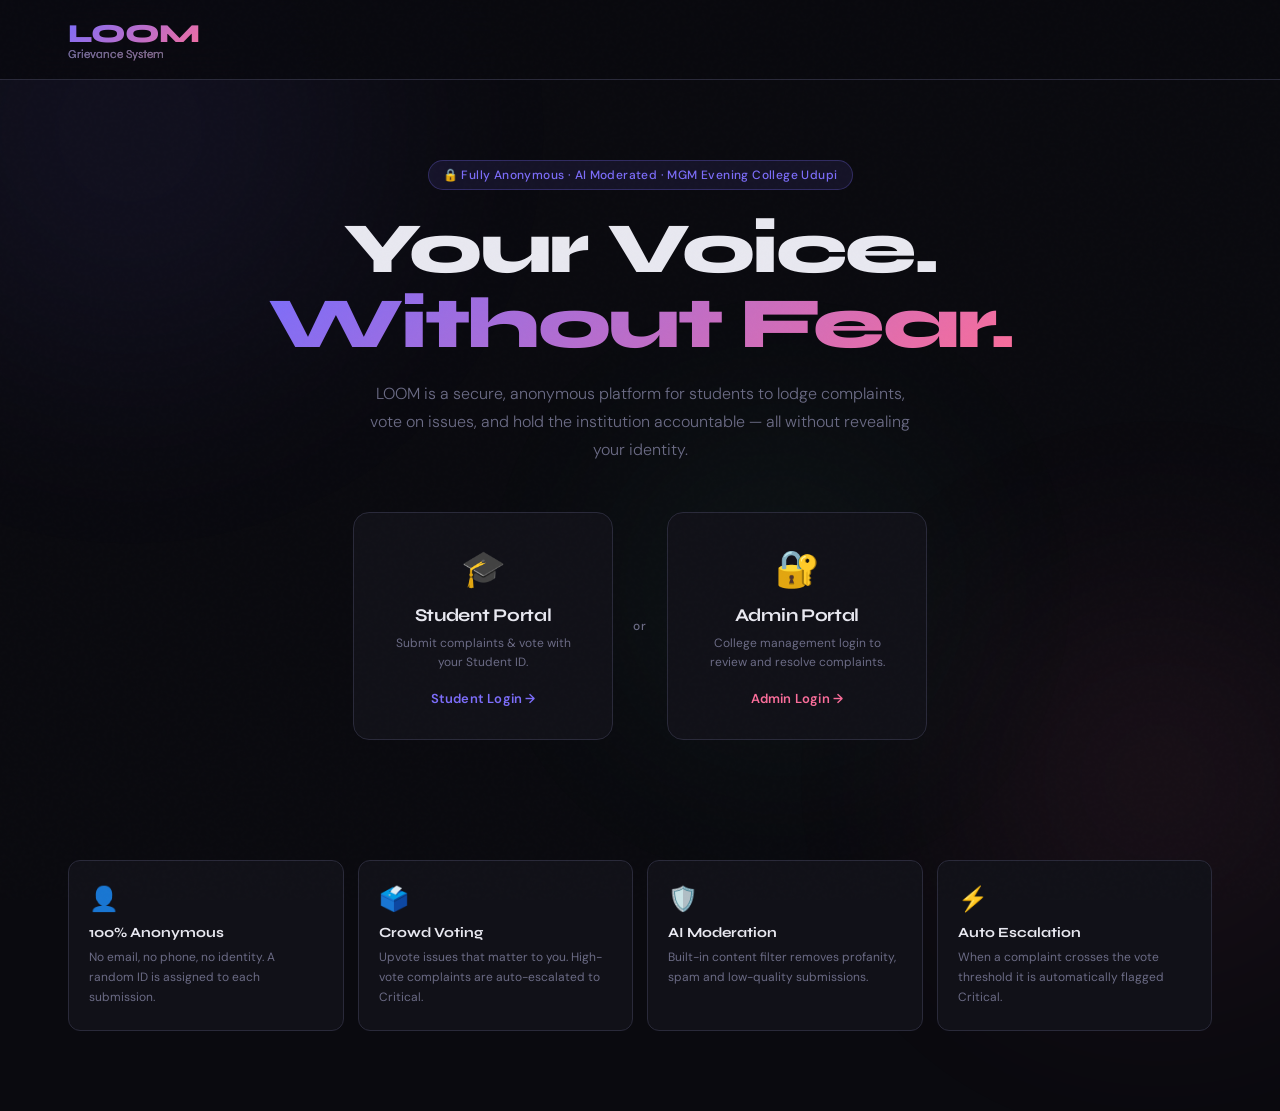
<file: index.html>
<!DOCTYPE html>
<html lang="en">

<head>
  <meta charset="UTF-8">
  <meta name="viewport" content="width=device-width, initial-scale=1.0">
  <title>LOOM — Anonymous Student Grievance System</title>
  <link
    href="https://fonts.googleapis.com/css2?family=Syne:wght@400;600;700;800&family=DM+Sans:ital,wght@0,300;0,400;0,500;1,300&display=swap"
    rel="stylesheet">
  <link rel="stylesheet" href="style.css">
  <link rel="stylesheet" href="index.css">
</head>

<body>

  <div class="blob blob1"></div>
  <div class="blob blob2"></div>
  <div class="blob blob3"></div>

  <nav>
    <div class="nav-inner">
      <div class="logo">LOOM<span>Grievance System</span></div>
    </div>
  </nav>

  <div class="hero-section">
    <div class="wrapper">
      <div class="hero-badge">🔒 Fully Anonymous · AI Moderated · MGM Evening College Udupi</div>
      <h1>Your Voice.<br><em>Without Fear.</em></h1>
      <p>LOOM is a secure, anonymous platform for students to lodge complaints, vote on issues, and hold the institution
        accountable — all without revealing your identity.</p>

      <div class="panel-chooser">
        <div class="panel-card" onclick="showUserLogin()">
          <div class="panel-icon">🎓</div>
          <div class="panel-title">Student Portal</div>
          <div class="panel-desc">Submit complaints & vote with your Student ID.</div>
          <div class="panel-btn">Student Login →</div>
        </div>
        <div class="panel-divider">or</div>
        <div class="panel-card admin-card" onclick="showAdminLogin()">
          <div class="panel-icon">🔐</div>
          <div class="panel-title">Admin Portal</div>
          <div class="panel-desc">College management login to review and resolve complaints.</div>
          <div class="panel-btn">Admin Login →</div>
        </div>
      </div>
    </div>
  </div>

  <div class="features-section">
    <div class="wrapper">
      <div class="features-grid">
        <div class="feature-item">
          <div class="feature-icon">👤</div>
          <div class="feature-title">100% Anonymous</div>
          <div class="feature-desc">No email, no phone, no identity. A random ID is assigned to each submission.</div>
        </div>
        <div class="feature-item">
          <div class="feature-icon">🗳️</div>
          <div class="feature-title">Crowd Voting</div>
          <div class="feature-desc">Upvote issues that matter to you. High-vote complaints are auto-escalated to
            Critical.</div>
        </div>
        <div class="feature-item">
          <div class="feature-icon">🛡️</div>
          <div class="feature-title">AI Moderation</div>
          <div class="feature-desc">Built-in content filter removes profanity, spam and low-quality submissions.</div>
        </div>
        <div class="feature-item">
          <div class="feature-icon">⚡</div>
          <div class="feature-title">Auto Escalation</div>
          <div class="feature-desc">When a complaint crosses the vote threshold it is automatically flagged Critical.
          </div>
        </div>
      </div>
    </div>
  </div>

  <!-- Student Login Modal -->
  <div class="modal-overlay" id="userLoginModal">
    <div class="modal login-modal">
      <div class="modal-header">
        <div>
          <div style="font-size:28px;margin-bottom:6px">🎓</div>
          <div class="modal-title">Student Login</div>
          <div style="font-size:13px;color:var(--muted);margin-top:4px">Enter your 8-character Student ID</div>
        </div>
        <button class="modal-close" onclick="hideUserLogin()">✕</button>
      </div>
      <div class="form-group" style="margin-bottom:20px">
        <label>Student ID</label>
        <input type="text" id="studentId" placeholder="e.g. A1B2C3D4" autocomplete="off"
          onkeydown="if(event.key==='Enter')doUserLogin()">
      </div>
      <div id="userLoginError" class="login-error" style="display:none"></div>
      <button class="btn btn-primary" style="width:100%" id="userLoginBtn" onclick="doUserLogin()">Login to
        Portal</button>
    </div>
  </div>

  <!-- Admin Login Modal -->
  <div class="modal-overlay" id="adminLoginModal">
    <div class="modal login-modal">
      <div class="modal-header">
        <div>
          <div style="font-size:28px;margin-bottom:6px">🔐</div>
          <div class="modal-title">Admin Login</div>
          <div style="font-size:13px;color:var(--muted);margin-top:4px">MGM Evening College Management Portal</div>
        </div>
        <button class="modal-close" onclick="hideAdminLogin()">✕</button>
      </div>
      <div class="form-group" style="margin-bottom:16px">
        <label>Username</label>
        <input type="text" id="adminUser" placeholder="Enter admin username" autocomplete="off">
      </div>
      <div class="form-group" style="margin-bottom:20px">
        <label>Password</label>
        <input type="password" id="adminPass" placeholder="Enter password"
          onkeydown="if(event.key==='Enter')doAdminLogin()">
      </div>
      <div id="loginError" class="login-error" style="display:none"></div>
      <button class="btn btn-primary" style="width:100%" id="loginBtn" onclick="doAdminLogin()">Login to Admin
        Panel</button>
      <div style="font-size:11px;color:var(--muted);text-align:center;margin-top:14px"></div>
    </div>
  </div>

  <div class="toast-container" id="toastContainer"></div>

  <script src="api.js"></script>
  <script src="auth.js"></script>
</body>

</html>
</file>
<file: style.css>
/* LOOM — Shared Base Styles */

:root {
  --bg: #0a0a0f;
  --surface: #111118;
  --surface2: #1a1a24;
  --surface3: #222230;
  --border: #2a2a3a;
  --accent: #7c6dfa;
  --accent2: #fa6d9a;
  --accent3: #6dfabd;
  --text: #e8e8f0;
  --muted: #6b6b85;
  --critical: #fa4a4a;
  --warning: #fabd4a;
  --radius: 12px;
  --radius-sm: 8px;
}

*,
*::before,
*::after {
  margin: 0;
  padding: 0;
  box-sizing: border-box;
}

html {
  scroll-behavior: smooth;
}

body {
  font-family: 'DM Sans', sans-serif;
  background: var(--bg);
  color: var(--text);
  min-height: 100vh;
  overflow-x: hidden;
}

/* Noise texture */
body::before {
  content: '';
  position: fixed;
  inset: 0;
  background-image: url("data:image/svg+xml,%3Csvg viewBox='0 0 256 256' xmlns='http://www.w3.org/2000/svg'%3E%3Cfilter id='noise'%3E%3CfeTurbulence type='fractalNoise' baseFrequency='0.9' numOctaves='4' stitchTiles='stitch'/%3E%3C/filter%3E%3Crect width='100%25' height='100%25' filter='url(%23noise)' opacity='0.04'/%3E%3C/svg%3E");
  pointer-events: none;
  z-index: 9999;
  opacity: 0.35;
}

/* Ambient blobs */
.blob {
  position: fixed;
  border-radius: 50%;
  filter: blur(120px);
  opacity: 0.07;
  pointer-events: none;
  z-index: 0;
}

.blob1 {
  width: 500px;
  height: 500px;
  background: var(--accent);
  top: -120px;
  left: -120px;
  animation: drift 18s ease-in-out infinite alternate;
}

.blob2 {
  width: 400px;
  height: 400px;
  background: var(--accent2);
  bottom: -80px;
  right: -80px;
  animation: drift 22s ease-in-out infinite alternate-reverse;
}

.blob3 {
  width: 280px;
  height: 280px;
  background: var(--accent3);
  top: 50%;
  left: 50%;
  animation: drift 15s ease-in-out infinite alternate;
}

@keyframes drift {
  from {
    transform: translate(0, 0) scale(1);
  }

  to {
    transform: translate(40px, 30px) scale(1.1);
  }
}

@keyframes fadeUp {
  from {
    opacity: 0;
    transform: translateY(18px);
  }

  to {
    opacity: 1;
    transform: translateY(0);
  }
}

@keyframes slideIn {
  from {
    transform: translateX(110px);
    opacity: 0;
  }

  to {
    transform: translateX(0);
    opacity: 1;
  }
}

@keyframes spin {
  to {
    transform: rotate(360deg);
  }
}

/* Nav */
nav {
  padding: 18px 0;
  border-bottom: 1px solid var(--border);
  position: sticky;
  top: 0;
  z-index: 100;
  background: rgba(10, 10, 15, 0.88);
  backdrop-filter: blur(20px);
}

.nav-inner {
  max-width: 1200px;
  margin: 0 auto;
  padding: 0 28px;
  display: flex;
  align-items: center;
  justify-content: space-between;
}

/* Logo — gradient text (both vendor + standard prefix required) */
.logo {
  font-family: 'Syne', sans-serif;
  font-size: 26px;
  font-weight: 800;
  letter-spacing: -1px;
  background: linear-gradient(135deg, var(--accent), var(--accent2));
  -webkit-background-clip: text;
  background-clip: text;
  -webkit-text-fill-color: transparent;
  text-decoration: none;
  display: inline-block;
}

.logo span {
  font-weight: 400;
  font-size: 12px;
  letter-spacing: 0;
  -webkit-text-fill-color: var(--muted);
  display: block;
  margin-top: -2px;
}

.nav-right {
  display: flex;
  align-items: center;
  gap: 12px;
}

/* Wrapper */
.wrapper {
  position: relative;
  z-index: 1;
  max-width: 1200px;
  margin: 0 auto;
  padding: 0 28px;
}

/* Typography */
.section-title {
  font-family: 'Syne', sans-serif;
  font-size: 18px;
  font-weight: 700;
  letter-spacing: -0.4px;
}

.muted-text {
  font-size: 12px;
  color: var(--muted);
}

.page-title {
  font-family: 'Syne', sans-serif;
  font-size: 24px;
  font-weight: 800;
  letter-spacing: -1px;
}

/* Buttons */
.btn {
  padding: 11px 22px;
  border-radius: var(--radius-sm);
  font-size: 13px;
  font-weight: 500;
  cursor: pointer;
  border: none;
  transition: all 0.18s;
  font-family: 'DM Sans', sans-serif;
  display: inline-flex;
  align-items: center;
  gap: 7px;
  text-decoration: none;
}

.btn-primary {
  background: var(--accent);
  color: #fff;
  box-shadow: 0 4px 18px rgba(124, 109, 250, 0.28);
}

.btn-primary:hover {
  background: #6a5ce8;
  transform: translateY(-1px);
  box-shadow: 0 6px 22px rgba(124, 109, 250, 0.38);
}

.btn-primary:active {
  transform: translateY(0);
}

.btn-ghost {
  background: var(--surface2);
  color: var(--text);
  border: 1px solid var(--border);
}

.btn-ghost:hover {
  border-color: var(--accent);
  color: var(--accent);
}

.btn-sm {
  padding: 7px 14px;
  font-size: 12px;
}

/* Form elements */
.form-group {
  display: flex;
  flex-direction: column;
  gap: 7px;
}

.form-group.full {
  grid-column: 1 / -1;
}

label {
  font-size: 11px;
  font-weight: 600;
  color: var(--muted);
  text-transform: uppercase;
  letter-spacing: 0.9px;
}

input,
select,
textarea {
  background: var(--surface2);
  border: 1px solid var(--border);
  border-radius: var(--radius-sm);
  padding: 11px 13px;
  color: var(--text);
  font-size: 13px;
  font-family: 'DM Sans', sans-serif;
  transition: border-color 0.18s, box-shadow 0.18s;
  outline: none;
  resize: none;
  width: 100%;
}

input:focus,
select:focus,
textarea:focus {
  border-color: var(--accent);
  box-shadow: 0 0 0 3px rgba(124, 109, 250, 0.1);
}

select option {
  background: var(--surface2);
}

.char-count {
  font-size: 11px;
  color: var(--muted);
  margin-left: auto;
}

/* Card */
.card {
  background: var(--surface);
  border: 1px solid var(--border);
  border-radius: var(--radius);
  padding: 24px;
  margin-bottom: 16px;
  transition: border-color 0.18s;
}

.card:hover {
  border-color: rgba(124, 109, 250, 0.25);
}

/* Section header */
.section-header {
  display: flex;
  align-items: center;
  justify-content: space-between;
  margin-bottom: 16px;
}

/* Filter pills */
.filters {
  display: flex;
  gap: 7px;
  margin-bottom: 16px;
  flex-wrap: wrap;
}

.filter-pill {
  padding: 5px 13px;
  border-radius: 20px;
  font-size: 12px;
  font-weight: 500;
  cursor: pointer;
  border: 1px solid var(--border);
  background: var(--surface);
  color: var(--muted);
  transition: all 0.18s;
  user-select: none;
}

.filter-pill.active {
  background: var(--accent);
  color: #fff;
  border-color: var(--accent);
}

.filter-pill:hover:not(.active) {
  border-color: var(--accent);
  color: var(--accent);
}

/* Complaint card */
.complaint-card {
  background: var(--surface);
  border: 1px solid var(--border);
  border-radius: var(--radius);
  padding: 20px 22px;
  margin-bottom: 10px;
  display: grid;
  grid-template-columns: 56px 1fr auto;
  gap: 16px;
  align-items: start;
  animation: fadeUp 0.35s ease both;
  transition: all 0.18s;
  cursor: pointer;
}

.complaint-card:hover {
  border-color: rgba(124, 109, 250, 0.3);
  transform: translateX(2px);
}

.complaint-card.critical {
  border-left: 3px solid var(--critical);
}

.complaint-card.in-review {
  border-left: 3px solid var(--warning);
}

.complaint-card.resolved {
  border-left: 3px solid var(--accent3);
  opacity: 0.72;
}

.complaint-card.pending {
  border-left: 3px solid var(--muted);
}

/* Vote box */
.vote-box {
  display: flex;
  flex-direction: column;
  align-items: center;
  gap: 5px;
}

.vote-btn {
  width: 34px;
  height: 34px;
  border-radius: 7px;
  border: 1px solid var(--border);
  background: var(--surface2);
  color: var(--muted);
  cursor: pointer;
  font-size: 13px;
  display: flex;
  align-items: center;
  justify-content: center;
  transition: all 0.14s;
}

.vote-btn:hover {
  border-color: var(--accent);
  color: var(--accent);
  background: rgba(124, 109, 250, 0.1);
}

.vote-btn.voted {
  background: var(--accent);
  border-color: var(--accent);
  color: #fff;
}

.vote-count {
  font-family: 'Syne', sans-serif;
  font-size: 18px;
  font-weight: 700;
  line-height: 1;
}

/* Complaint metadata */
.complaint-meta {
  display: flex;
  align-items: center;
  gap: 8px;
  margin-bottom: 7px;
  flex-wrap: wrap;
}

.category-tag {
  font-size: 10px;
  font-weight: 700;
  text-transform: uppercase;
  letter-spacing: 1px;
  padding: 3px 9px;
  border-radius: 4px;
  background: rgba(124, 109, 250, 0.14);
  color: var(--accent);
}

.status-badge {
  font-size: 10px;
  font-weight: 700;
  text-transform: uppercase;
  letter-spacing: 0.7px;
  padding: 3px 9px;
  border-radius: 4px;
}

.status-badge.critical {
  background: rgba(250, 74, 74, 0.14);
  color: var(--critical);
}

.status-badge.in-review {
  background: rgba(250, 189, 74, 0.14);
  color: var(--warning);
}

.status-badge.pending {
  background: rgba(107, 107, 133, 0.14);
  color: var(--muted);
}

.status-badge.resolved {
  background: rgba(109, 250, 189, 0.14);
  color: var(--accent3);
}

.complaint-title {
  font-weight: 500;
  font-size: 14px;
  margin-bottom: 5px;
  line-height: 1.4;
}

/* BUG FIX: was "-line-clamp: 2" — missing -webkit- prefix entirely */
.complaint-body {
  font-size: 12px;
  color: var(--muted);
  line-height: 1.6;
  display: -webkit-box;
  -line-clamp: 2;
  -webkit-box-orient: vertical;
  overflow: hidden;
}

/* Vote progress bar */
.vote-progress {
  margin-top: 9px;
  background: var(--surface2);
  border-radius: 4px;
  height: 3px;
  overflow: hidden;
}

.vote-progress-fill {
  height: 100%;
  border-radius: 4px;
  background: linear-gradient(90deg, var(--accent), var(--accent2));
  transition: width 0.4s ease;
}

.complaint-footer {
  display: flex;
  align-items: center;
  gap: 12px;
  margin-top: 10px;
  font-size: 11px;
  color: var(--muted);
  flex-wrap: wrap;
}

.anon-id {
  font-family: 'Syne', sans-serif;
  font-size: 10px;
  color: var(--muted);
  background: var(--surface2);
  padding: 2px 7px;
  border-radius: 4px;
  border: 1px solid var(--border);
}

/* AI shield */
.ai-shield {
  background: rgba(109, 250, 189, 0.06);
  border: 1px solid rgba(109, 250, 189, 0.2);
  border-radius: var(--radius-sm);
  padding: 11px 14px;
  display: flex;
  align-items: center;
  gap: 9px;
  font-size: 12px;
  color: var(--accent3);
  margin-top: 10px;
  transition: all 0.25s;
}

.shield-icon {
  font-size: 15px;
}

/* Empty state */
.empty-state {
  text-align: center;
  padding: 50px 20px;
  color: var(--muted);
}

.empty-state.small {
  padding: 24px 16px;
}

.empty-state .icon {
  font-size: 36px;
  margin-bottom: 10px;
}

.empty-state h3 {
  font-family: 'Syne', sans-serif;
  font-size: 17px;
  color: var(--text);
  margin-bottom: 5px;
}

.empty-state p {
  font-size: 13px;
}

/* Modal */
.modal-overlay {
  position: fixed;
  inset: 0;
  background: rgba(0, 0, 0, 0.72);
  backdrop-filter: blur(10px);
  z-index: 200;
  display: flex;
  align-items: center;
  justify-content: center;
  padding: 24px;
  opacity: 0;
  pointer-events: none;
  transition: opacity 0.22s;
}

.modal-overlay.open {
  opacity: 1;
  pointer-events: all;
}

.modal {
  background: var(--surface);
  border: 1px solid var(--border);
  border-radius: 16px;
  padding: 30px;
  max-width: 540px;
  width: 100%;
  transform: translateY(18px);
  transition: transform 0.22s;
  max-height: 85vh;
  overflow-y: auto;
}

.modal-overlay.open .modal {
  transform: translateY(0);
}

.modal-header {
  display: flex;
  align-items: flex-start;
  justify-content: space-between;
  margin-bottom: 18px;
  gap: 12px;
}

.modal-title {
  font-family: 'Syne', sans-serif;
  font-size: 19px;
  font-weight: 700;
  letter-spacing: -0.4px;
  line-height: 1.3;
}

.modal-close {
  background: none;
  border: none;
  color: var(--muted);
  cursor: pointer;
  font-size: 18px;
  padding: 4px;
  flex-shrink: 0;
}

.modal-close:hover {
  color: var(--text);
}

.modal-body-text {
  font-size: 13px;
  color: var(--muted);
  line-height: 1.75;
  margin-bottom: 20px;
}

.modal-footer-row {
  display: flex;
  align-items: center;
  justify-content: space-between;
  gap: 10px;
  flex-wrap: wrap;
}

/* Toast */
.toast-container {
  position: fixed;
  bottom: 22px;
  right: 22px;
  z-index: 300;
  display: flex;
  flex-direction: column;
  gap: 7px;
}

.toast {
  background: var(--surface2);
  border: 1px solid var(--border);
  border-radius: 10px;
  padding: 13px 17px;
  font-size: 13px;
  display: flex;
  align-items: center;
  gap: 9px;
  min-width: 250px;
  max-width: 340px;
  animation: slideIn 0.28s ease;
  box-shadow: 0 8px 30px rgba(0, 0, 0, 0.4);
}

.toast.success {
  border-left: 3px solid var(--accent3);
}

.toast.error {
  border-left: 3px solid var(--critical);
}

.toast.info {
  border-left: 3px solid var(--accent);
}

/* Spinner */
.spinner {
  width: 15px;
  height: 15px;
  border: 2px solid rgba(255, 255, 255, 0.3);
  border-top-color: #fff;
  border-radius: 50%;
  animation: spin 0.55s linear infinite;
  display: inline-block;
}

/* Badges */
.anon-badge,
.admin-badge {
  display: inline-flex;
  align-items: center;
  gap: 6px;
  background: var(--surface2);
  border: 1px solid var(--border);
  border-radius: 20px;
  padding: 6px 12px;
  font-size: 12px;
  font-weight: 500;
}

.anon-badge {
  color: var(--accent3);
  border-color: rgba(109, 250, 189, 0.25);
}

.admin-badge {
  color: var(--accent);
  border-color: rgba(124, 109, 250, 0.25);
}

/* Login error */
.login-error {
  background: rgba(250, 74, 74, 0.1);
  border: 1px solid rgba(250, 74, 74, 0.3);
  border-radius: var(--radius-sm);
  padding: 10px 14px;
  font-size: 13px;
  color: var(--critical);
  margin-bottom: 14px;
}

/* Loading skeleton */
.loading-card {
  background: var(--surface);
  border: 1px solid var(--border);
  border-radius: var(--radius);
  padding: 20px 22px;
  margin-bottom: 10px;
  text-align: center;
  color: var(--muted);
  font-size: 13px;
}

@media (max-width: 768px) {
  .nav-inner {
    padding: 0 16px;
  }

  .wrapper {
    padding: 0 16px;
  }

  .complaint-card {
    grid-template-columns: 48px 1fr;
  }

  .complaint-card>div:last-child {
    display: none;
  }
}
</file>
<file: index.css>
/* LOOM — Landing Page Styles */

.hero-section {
  padding: 80px 0 60px;
  text-align: center;
  animation: fadeUp 0.6s ease both;
  position: relative;
  z-index: 1;
}

.hero-badge {
  display: inline-flex;
  align-items: center;
  gap: 6px;
  background: rgba(124, 109, 250, 0.1);
  border: 1px solid rgba(124, 109, 250, 0.28);
  border-radius: 20px;
  padding: 6px 14px;
  font-size: 12px;
  color: var(--accent);
  font-weight: 500;
  margin-bottom: 22px;
  letter-spacing: 0.4px;
}

.hero-section h1 {
  font-family: 'Syne', sans-serif;
  font-size: clamp(40px, 7vw, 72px);
  font-weight: 800;
  line-height: 1.04;
  letter-spacing: -2.5px;
  margin-bottom: 18px;
}

/* Gradient text — vendor + standard prefix both required */
.hero-section h1 em {
  font-style: normal;
  background: linear-gradient(135deg, var(--accent), var(--accent2));
  -webkit-background-clip: text;
  background-clip: text;
  -webkit-text-fill-color: transparent;
}

.hero-section p {
  color: var(--muted);
  font-size: 16px;
  max-width: 540px;
  margin: 0 auto 48px;
  line-height: 1.75;
  font-weight: 300;
}

/* Panel chooser */
.panel-chooser {
  display: flex;
  align-items: center;
  justify-content: center;
  gap: 20px;
  flex-wrap: wrap;
  animation: fadeUp 0.6s 0.1s ease both;
}

.panel-card {
  background: var(--surface);
  border: 1px solid var(--border);
  border-radius: 16px;
  padding: 32px 28px;
  width: 260px;
  cursor: pointer;
  text-align: center;
  transition: all 0.22s;
  position: relative;
  overflow: hidden;
}

.panel-card::before {
  content: '';
  position: absolute;
  inset: 0;
  background: linear-gradient(135deg, rgba(124, 109, 250, 0.06), transparent);
  opacity: 0;
  transition: opacity 0.22s;
}

.panel-card:hover {
  border-color: rgba(124, 109, 250, 0.5);
  transform: translateY(-4px);
  box-shadow: 0 16px 40px rgba(0, 0, 0, 0.3);
}

.panel-card:hover::before {
  opacity: 1;
}

.admin-card:hover {
  border-color: rgba(250, 109, 154, 0.5);
}

.admin-card::before {
  background: linear-gradient(135deg, rgba(250, 109, 154, 0.06), transparent);
}

.panel-icon {
  font-size: 36px;
  margin-bottom: 12px;
}

.panel-title {
  font-family: 'Syne', sans-serif;
  font-size: 18px;
  font-weight: 700;
  margin-bottom: 8px;
  letter-spacing: -0.3px;
}

.panel-desc {
  font-size: 12px;
  color: var(--muted);
  line-height: 1.6;
  margin-bottom: 18px;
}

.panel-btn {
  font-size: 13px;
  font-weight: 600;
  color: var(--accent);
  letter-spacing: 0.2px;
}

.admin-card .panel-btn {
  color: var(--accent2);
}

.panel-divider {
  font-size: 12px;
  color: var(--muted);
  font-weight: 500;
  letter-spacing: 1px;
}

/* Features */
.features-section {
  padding: 60px 0 80px;
  position: relative;
  z-index: 1;
}

.features-grid {
  display: grid;
  grid-template-columns: repeat(4, 1fr);
  gap: 14px;
  animation: fadeUp 0.6s 0.2s ease both;
}

.feature-item {
  background: var(--surface);
  border: 1px solid var(--border);
  border-radius: var(--radius);
  padding: 22px 20px;
  transition: border-color 0.18s;
}

.feature-item:hover {
  border-color: rgba(124, 109, 250, 0.28);
}

.feature-icon {
  font-size: 24px;
  margin-bottom: 10px;
}

.feature-title {
  font-family: 'Syne', sans-serif;
  font-size: 14px;
  font-weight: 700;
  margin-bottom: 7px;
}

.feature-desc {
  font-size: 12px;
  color: var(--muted);
  line-height: 1.65;
}

/* Login modal */
.login-modal {
  max-width: 400px;
}

@media (max-width: 900px) {
  .features-grid {
    grid-template-columns: repeat(2, 1fr);
  }
}

@media (max-width: 600px) {
  .features-grid {
    grid-template-columns: 1fr;
  }

  .panel-chooser {
    flex-direction: column;
  }

  .panel-card {
    width: 100%;
    max-width: 320px;
  }
}
</file>
<file: admin.css>
/* LOOM — Admin Panel Styles */

/* Sidebar + main two-column */
.admin-wrapper {
  display: grid; grid-template-columns: 220px 1fr;
  min-height: calc(100vh - 62px); position: relative; z-index: 1;
}

/* Sticky sidebar */
.sidebar {
  background: var(--surface); border-right: 1px solid var(--border);
  display: flex; flex-direction: column; justify-content: space-between;
  position: sticky; top: 62px;
  height: calc(100vh - 62px); overflow-y: auto;
}
.sidebar-menu { padding: 20px 12px; display: flex; flex-direction: column; gap: 3px; }

.sidebar-item {
  display: flex; align-items: center; gap: 10px; padding: 10px 14px;
  border-radius: var(--radius-sm); cursor: pointer;
  font-size: 13px; font-weight: 500; color: var(--muted); transition: all 0.16s;
}
.sidebar-item:hover  { background: var(--surface2); color: var(--text); }
.sidebar-item.active { background: rgba(124,109,250,0.14); color: var(--accent); }
.si-icon { font-size: 15px; }

/* Count badge on sidebar items */
.sidebar-badge {
  margin-left: auto; background: var(--critical); color: #fff;
  font-size: 10px; font-weight: 700; padding: 2px 7px;
  border-radius: 10px; min-width: 20px; text-align: center; display: none;
}
.sidebar-badge.show { display: block; }

.sidebar-footer { padding: 16px; border-top: 1px solid var(--border); }
.sidebar-info { background: var(--surface2); border-radius: var(--radius-sm); padding: 14px; }

/* Main content */
.admin-main  { padding: 28px; overflow-y: auto; }
.page-header { display: flex; align-items: center; justify-content: space-between; margin-bottom: 24px; flex-wrap: wrap; gap: 12px; }

/* Tab system */
.tab-content { display: none; }
.tab-content.active { display: block; animation: fadeUp 0.3s ease both; }

/* Dashboard metric cards */
.metrics-grid { display: grid; grid-template-columns: repeat(4, 1fr); gap: 14px; margin-bottom: 28px; }
.metric-card {
  background: var(--surface); border: 1px solid var(--border);
  border-radius: var(--radius); padding: 20px; transition: border-color 0.16s;
}
.metric-card:hover        { border-color: rgba(124,109,250,0.25); }
.metric-card.critical-card { border-color: rgba(250,74,74,0.28); }
.metric-num   { font-family: 'Syne', sans-serif; font-size: 36px; font-weight: 800; line-height: 1; margin-bottom: 6px; }
.metric-label { font-size: 11px; color: var(--muted); text-transform: uppercase; letter-spacing: 0.8px; }

/* Dashboard grid */
.dash-grid { display: grid; grid-template-columns: 1fr 1fr; gap: 24px; }

/* Quick action buttons on complaint cards */
.card-actions { display: flex; flex-direction: column; gap: 6px; }
.admin-action-btn {
  padding: 7px 12px; border-radius: 6px; font-size: 11px; font-weight: 600;
  cursor: pointer; border: 1px solid var(--border); background: var(--surface2);
  color: var(--muted); font-family: 'DM Sans', sans-serif;
  transition: all 0.16s; white-space: nowrap; text-transform: uppercase; letter-spacing: 0.5px;
}
.admin-action-btn:hover     { border-color: var(--accent); color: var(--accent); }
.admin-action-btn.btn-review   { border-color: rgba(250,189,74,0.3);  color: var(--warning);  }
.admin-action-btn.btn-resolve  { border-color: rgba(109,250,189,0.3); color: var(--accent3);  }
.admin-action-btn.btn-critical { border-color: rgba(250,74,74,0.3);   color: var(--critical); }

/* Admin modal action bar */
.admin-actions-bar {
  margin-top: 18px; padding-top: 18px; border-top: 1px solid var(--border);
  display: flex; gap: 8px; flex-wrap: wrap;
}
.admin-detail-modal { max-width: 600px; }

/* Search input */
#searchInput { width: 200px; padding: 8px 12px; font-size: 13px; }

@media (max-width: 1100px) {
  .metrics-grid { grid-template-columns: repeat(2, 1fr); }
  .dash-grid    { grid-template-columns: 1fr; }
}
@media (max-width: 768px) {
  .admin-wrapper { grid-template-columns: 1fr; }
  .sidebar { position: static; height: auto; border-right: none; border-bottom: 1px solid var(--border); }
  .sidebar-menu { flex-direction: row; overflow-x: auto; padding: 10px; }
  .sidebar-footer { display: none; }
  .admin-main { padding: 16px; }
}
</file>
<file: user.css>
/* LOOM — Student Portal Styles */

/* Stats bar */
.stats-wrapper {
  background: var(--surface);
  border-bottom: 1px solid var(--border);
  position: relative;
  z-index: 1;
}

.stats-bar {
  display: flex;
  gap: 1px;
  background: var(--border);
  overflow: hidden;
}

.stat-item {
  flex: 1;
  background: var(--surface);
  padding: 16px 18px;
  text-align: center;
}

.stat-num {
  font-family: 'Syne', sans-serif;
  font-size: 24px;
  font-weight: 700;
}

.stat-label {
  font-size: 10px;
  color: var(--muted);
  margin-top: 2px;
  text-transform: uppercase;
  letter-spacing: 0.8px;
}

/* Two-column layout */
.main-layout {
  display: grid;
  grid-template-columns: 380px 1fr;
  gap: 24px;
  padding-top: 28px;
  padding-bottom: 40px;
  align-items: start;
}

.left-col {
  position: sticky;
  top: 80px;
}

.right-col {
  min-width: 0;
}

/* Complaint form */
.form-grid {
  display: grid;
  grid-template-columns: 1fr 1fr;
  gap: 14px;
}

.form-actions {
  display: flex;
  justify-content: flex-end;
  gap: 10px;
  margin-top: 18px;
}

/* My submissions mini list */
.my-complaint-mini {
  background: var(--surface2);
  border: 1px solid var(--border);
  border-radius: 8px;
  padding: 12px 14px;
  margin-bottom: 8px;
  font-size: 12px;
  cursor: pointer;
  transition: border-color 0.16s;
  display: flex;
  align-items: center;
  justify-content: space-between;
  gap: 10px;
}

.my-complaint-mini:hover {
  border-color: rgba(124, 109, 250, 0.3);
}

.my-complaint-mini .mc-title {
  font-weight: 500;
  color: var(--text);
  flex: 1;
  white-space: nowrap;
  overflow: hidden;
  text-overflow: ellipsis;
}

.my-complaint-mini .mc-votes {
  font-family: 'Syne', sans-serif;
  font-weight: 700;
  font-size: 14px;
  color: var(--accent);
  white-space: nowrap;
}

/* Detail modal */
.detail-modal {
  max-width: 560px;
}

@media (max-width: 900px) {
  .main-layout {
    grid-template-columns: 1fr;
  }

  .left-col {
    position: static;
  }

  .form-grid {
    grid-template-columns: 1fr;
  }
}

@media (max-width: 600px) {
  .stats-bar {
    display: grid;
    grid-template-columns: 1fr 1fr;
  }
}
</file>
